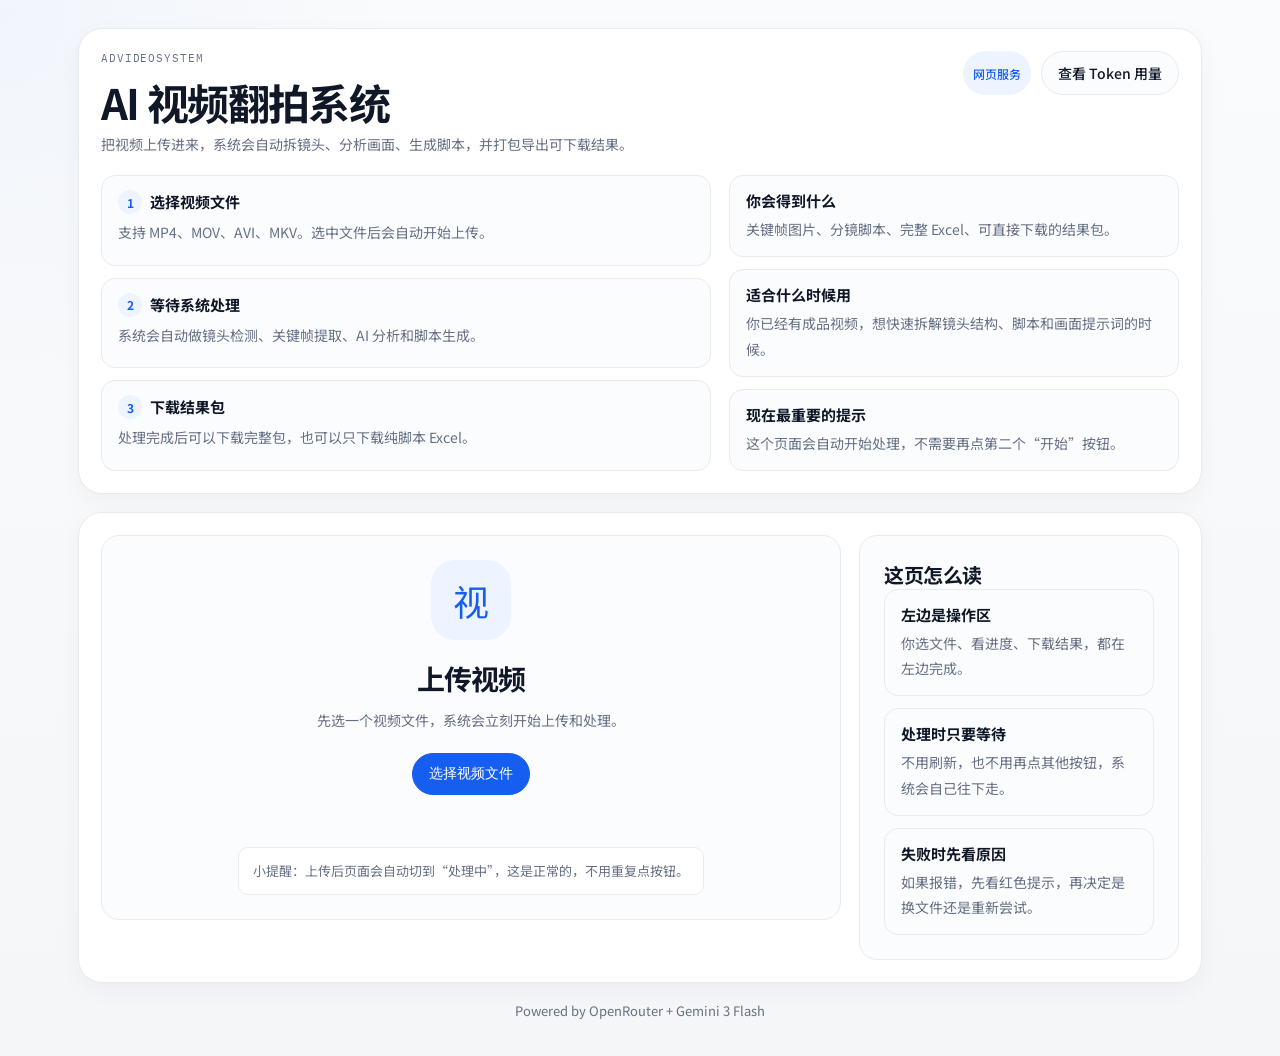
<file: templates/index.html>
<!DOCTYPE html>
<html lang="zh-CN">
<head>
    <meta charset="UTF-8">
    <meta name="viewport" content="width=device-width, initial-scale=1.0">
    <title>视频翻拍系统 - AdVideoSystem</title>
    <link rel="preconnect" href="https://fonts.googleapis.com">
    <link rel="preconnect" href="https://fonts.gstatic.com" crossorigin>
    <link href="https://fonts.googleapis.com/css2?family=Noto+Sans+SC:wght@400;500;700&family=IBM+Plex+Mono:wght@400;500&display=swap" rel="stylesheet">
    <link rel="stylesheet" href="/static/css/style.css">
</head>
<body>
    <div class="page stack">
        <section class="panel panel-body hero">
            <div class="hero-top">
                <div>
                    <div class="eyebrow">AdVideoSystem</div>
                    <h1 class="page-title">AI 视频翻拍系统</h1>
                    <p class="paragraph">把视频上传进来，系统会自动拆镜头、分析画面、生成脚本，并打包导出可下载结果。</p>
                </div>
                <div class="hero-actions">
                    <span class="badge accent">网页服务</span>
                    <a href="/token_usage_page" class="btn btn-secondary">查看 Token 用量</a>
                </div>
            </div>

            <div class="layout">
                <div class="steps">
                    <div class="step-item">
                        <strong><span class="step-index">1</span>选择视频文件</strong>
                        <div class="muted">支持 MP4、MOV、AVI、MKV。选中文件后会自动开始上传。</div>
                    </div>
                    <div class="step-item">
                        <strong><span class="step-index">2</span>等待系统处理</strong>
                        <div class="muted">系统会自动做镜头检测、关键帧提取、AI 分析和脚本生成。</div>
                    </div>
                    <div class="step-item">
                        <strong><span class="step-index">3</span>下载结果包</strong>
                        <div class="muted">处理完成后可以下载完整包，也可以只下载纯脚本 Excel。</div>
                    </div>
                </div>

                <div class="facts">
                    <div class="fact-card">
                        <strong>你会得到什么</strong>
                        <div class="muted">关键帧图片、分镜脚本、完整 Excel、可直接下载的结果包。</div>
                    </div>
                    <div class="fact-card">
                        <strong>适合什么时候用</strong>
                        <div class="muted">你已经有成品视频，想快速拆解镜头结构、脚本和画面提示词的时候。</div>
                    </div>
                    <div class="fact-card">
                        <strong>现在最重要的提示</strong>
                        <div class="muted">这个页面会自动开始处理，不需要再点第二个“开始”按钮。</div>
                    </div>
                </div>
            </div>
        </section>

        <section class="panel panel-body">
            <div class="upload-grid">
                <div class="upload-section" id="uploadSection">
                    <div class="upload-card">
                        <div>
                            <div class="upload-mark">视</div>
                            <h2>上传视频</h2>
                            <p class="paragraph">先选一个视频文件，系统会立刻开始上传和处理。</p>
                            <input type="file" id="videoInput" accept="video/*" class="hidden">
                            <div class="btn-row">
                                <button class="btn btn-primary" type="button" onclick="document.getElementById('videoInput').click()">
                                    选择视频文件
                                </button>
                            </div>
                            <p class="file-name" id="fileName"></p>
                            <div class="upload-note">
                                小提醒：上传后页面会自动切到“处理中”，这是正常的，不用重复点按钮。
                            </div>
                        </div>
                    </div>
                </div>

                <div class="processing-section hidden" id="processingSection">
                    <div class="progress-card">
                        <h2>正在处理</h2>
                        <p class="paragraph">系统已经开始工作，请等它把镜头、脚本和结果包准备好。</p>
                        <div class="progress-bar">
                            <div class="progress-fill" id="progressFill"></div>
                        </div>
                        <p class="paragraph" id="progressText">正在上传视频...</p>
                        <div class="spinner"></div>
                    </div>
                </div>

                <div class="result-section hidden" id="resultSection">
                    <div class="result-card">
                        <h2>处理完成</h2>
                        <p class="paragraph">这次视频已经分析好了，下面可以直接下载结果。</p>
                        <div class="summary-box">
                            <div class="muted">检测到的镜头数</div>
                            <strong id="sceneCount">0</strong>
                        </div>
                        <div class="btn-row">
                            <button class="btn btn-success" id="downloadBtn" type="button">下载完整包</button>
                            <button class="btn btn-success" id="downloadCleanBtn" type="button">下载纯脚本 Excel</button>
                            <button class="btn btn-secondary" type="button" onclick="location.reload()">处理新视频</button>
                        </div>
                    </div>
                </div>

                <div class="error-section hidden" id="errorSection">
                    <div class="error-card">
                        <h2>处理失败</h2>
                        <p class="paragraph">这次没有顺利完成，先看清楚下面的原因，再决定要不要重试。</p>
                        <div class="error-message" id="errorMessage"></div>
                        <div class="btn-row">
                            <button class="btn btn-secondary" type="button" onclick="location.reload()">重新开始</button>
                        </div>
                    </div>
                </div>

                <aside class="side-card">
                    <strong class="title">这页怎么读</strong>
                    <div class="actions">
                        <div class="action-card">
                            <strong>左边是操作区</strong>
                            <div class="muted">你选文件、看进度、下载结果，都在左边完成。</div>
                        </div>
                        <div class="action-card">
                            <strong>处理时只要等待</strong>
                            <div class="muted">不用刷新，也不用再点其他按钮，系统会自己往下走。</div>
                        </div>
                        <div class="action-card">
                            <strong>失败时先看原因</strong>
                            <div class="muted">如果报错，先看红色提示，再决定是换文件还是重新尝试。</div>
                        </div>
                    </div>
                </aside>
            </div>
        </section>

        <div class="footer">Powered by OpenRouter + Gemini 3 Flash</div>
    </div>

    <script src="/static/js/app.js"></script>
</body>
</html>
</file>
<file: static/css/style.css>
:root {
    --bg: #f7f8fa;
    --panel: #ffffff;
    --panel-soft: #fbfcfd;
    --line: #e7ebf0;
    --line-strong: #d6dde6;
    --text: #101828;
    --muted: #667085;
    --accent: #155eef;
    --accent-soft: #eef4ff;
    --success: #067647;
    --success-soft: #ecfdf3;
    --warning: #b54708;
    --warning-soft: #fff4ed;
    --danger: #b42318;
    --danger-soft: #fef3f2;
    --radius-xl: 24px;
    --radius-lg: 18px;
    --radius-md: 14px;
    --radius-sm: 10px;
    --shadow: 0 8px 24px rgba(16, 24, 40, 0.04);
}

* {
    margin: 0;
    padding: 0;
    box-sizing: border-box;
}

body {
    font-family: "Noto Sans SC", sans-serif;
    color: var(--text);
    background:
        radial-gradient(circle at top left, rgba(21, 94, 239, 0.04), transparent 24%),
        linear-gradient(180deg, #fafbfc 0%, #f4f6f8 100%);
    min-height: 100vh;
}

a {
    color: inherit;
    text-decoration: none;
}

.page {
    max-width: 1180px;
    margin: 0 auto;
    padding: 28px;
}

.stack {
    display: grid;
    gap: 18px;
}

.panel {
    background: var(--panel);
    border: 1px solid var(--line);
    border-radius: var(--radius-xl);
    box-shadow: var(--shadow);
}

.panel-body {
    padding: 22px;
}

.eyebrow,
.mono {
    font-family: "IBM Plex Mono", monospace;
}

.eyebrow {
    font-size: 11px;
    text-transform: uppercase;
    letter-spacing: 0.08em;
    color: var(--muted);
}

.page-title {
    margin-top: 6px;
    font-size: clamp(30px, 4vw, 42px);
    letter-spacing: -0.04em;
}

.title {
    font-size: 20px;
    letter-spacing: -0.02em;
    margin-bottom: 12px;
}

.muted,
.paragraph {
    color: var(--muted);
    font-size: 14px;
    line-height: 1.8;
}

.hero {
    display: grid;
    gap: 18px;
}

.hero-top {
    display: flex;
    justify-content: space-between;
    align-items: flex-start;
    gap: 16px;
}

.hero-actions {
    display: flex;
    flex-wrap: wrap;
    gap: 10px;
}

.badge {
    display: inline-flex;
    align-items: center;
    justify-content: center;
    border-radius: 999px;
    padding: 6px 10px;
    font-size: 12px;
    font-weight: 500;
    white-space: nowrap;
}

.badge.accent {
    color: var(--accent);
    background: var(--accent-soft);
}

.badge.success {
    color: var(--success);
    background: var(--success-soft);
}

.layout {
    display: grid;
    grid-template-columns: 1.15fr 0.85fr;
    gap: 18px;
}

.steps,
.facts,
.actions,
.records {
    display: grid;
    gap: 12px;
}

.step-item,
.fact-card,
.action-card,
.record-card {
    border: 1px solid var(--line);
    border-radius: var(--radius-md);
    background: var(--panel-soft);
    padding: 14px 16px;
}

.step-item strong,
.fact-card strong,
.action-card strong,
.record-card strong {
    display: block;
    margin-bottom: 6px;
    font-size: 15px;
}

.step-index {
    display: inline-flex;
    align-items: center;
    justify-content: center;
    width: 24px;
    height: 24px;
    border-radius: 999px;
    background: var(--accent-soft);
    color: var(--accent);
    font-size: 12px;
    font-weight: 700;
    margin-right: 8px;
}

.upload-grid {
    display: grid;
    grid-template-columns: 1fr 320px;
    gap: 18px;
}

.upload-card,
.side-card,
.result-card,
.error-card,
.progress-card {
    border: 1px solid var(--line);
    border-radius: var(--radius-lg);
    background: var(--panel-soft);
    padding: 24px;
}

.upload-card {
    display: grid;
    place-items: center;
    min-height: 340px;
    text-align: center;
}

.upload-mark {
    width: 80px;
    height: 80px;
    border-radius: 24px;
    display: grid;
    place-items: center;
    margin: 0 auto 18px;
    font-size: 36px;
    color: var(--accent);
    background: var(--accent-soft);
}

.upload-card h2,
.progress-card h2,
.result-card h2,
.error-card h2 {
    font-size: 28px;
    letter-spacing: -0.03em;
    margin-bottom: 10px;
}

.upload-note {
    margin-top: 16px;
    padding: 12px 14px;
    border-radius: var(--radius-sm);
    border: 1px solid var(--line);
    background: #ffffff;
    color: var(--muted);
    font-size: 13px;
    line-height: 1.7;
}

.btn-row {
    display: flex;
    justify-content: center;
    flex-wrap: wrap;
    gap: 10px;
    margin-top: 20px;
}

.btn {
    display: inline-flex;
    align-items: center;
    justify-content: center;
    border-radius: 999px;
    border: 1px solid var(--line);
    background: #ffffff;
    color: var(--text);
    padding: 11px 16px;
    font-size: 14px;
    font-weight: 500;
    cursor: pointer;
    transition: 140ms ease;
}

.btn:hover {
    transform: translateY(-1px);
}

.btn-primary {
    background: var(--accent);
    border-color: var(--accent);
    color: #ffffff;
}

.btn-success {
    background: var(--success);
    border-color: var(--success);
    color: #ffffff;
}

.btn-secondary {
    background: var(--panel-soft);
}

.file-name {
    margin-top: 14px;
    min-height: 22px;
    color: var(--accent);
    font-weight: 600;
}

.progress-bar {
    width: 100%;
    height: 16px;
    background: #e5e7eb;
    border-radius: 999px;
    overflow: hidden;
    margin: 18px 0 12px;
}

.progress-fill {
    height: 100%;
    width: 0;
    background: linear-gradient(90deg, #155eef 0%, #3b82f6 100%);
    transition: width 0.3s ease;
}

.spinner {
    width: 42px;
    height: 42px;
    border: 4px solid #dbe3ef;
    border-top-color: var(--accent);
    border-radius: 999px;
    animation: spin 1s linear infinite;
    margin: 20px auto 0;
}

@keyframes spin {
    0% { transform: rotate(0deg); }
    100% { transform: rotate(360deg); }
}

.result-card,
.error-card,
.progress-card {
    text-align: center;
}

.summary-box {
    margin: 18px 0;
    padding: 16px;
    border-radius: var(--radius-md);
    background: #ffffff;
    border: 1px solid var(--line);
}

.summary-box strong {
    color: var(--accent);
    font-size: 28px;
}

.error-message {
    margin: 18px 0;
    padding: 14px 16px;
    border-radius: var(--radius-md);
    border: 1px solid #fecdca;
    background: var(--danger-soft);
    color: var(--danger);
    text-align: left;
    line-height: 1.7;
}

.hidden {
    display: none !important;
}

.table-wrap {
    overflow-x: auto;
}

.table {
    width: 100%;
    border-collapse: collapse;
}

.table th,
.table td {
    text-align: left;
    border-bottom: 1px solid var(--line);
    padding: 12px 8px;
    font-size: 14px;
}

.table th {
    color: var(--muted);
    font-weight: 500;
}

.table tr:last-child td {
    border-bottom: none;
}

.back-link {
    color: var(--accent);
    font-size: 14px;
    font-weight: 500;
}

.footer {
    text-align: center;
    color: var(--muted);
    font-size: 13px;
    padding-bottom: 8px;
}

@media (max-width: 980px) {
    .layout,
    .upload-grid {
        grid-template-columns: 1fr;
    }
}

@media (max-width: 640px) {
    .page {
        padding: 14px;
    }

    .panel-body {
        padding: 18px;
    }

    .hero-top {
        flex-direction: column;
    }

    .upload-card,
    .side-card,
    .result-card,
    .error-card,
    .progress-card {
        padding: 18px;
    }

    .upload-card h2,
    .progress-card h2,
    .result-card h2,
    .error-card h2 {
        font-size: 24px;
    }
}
</file>
